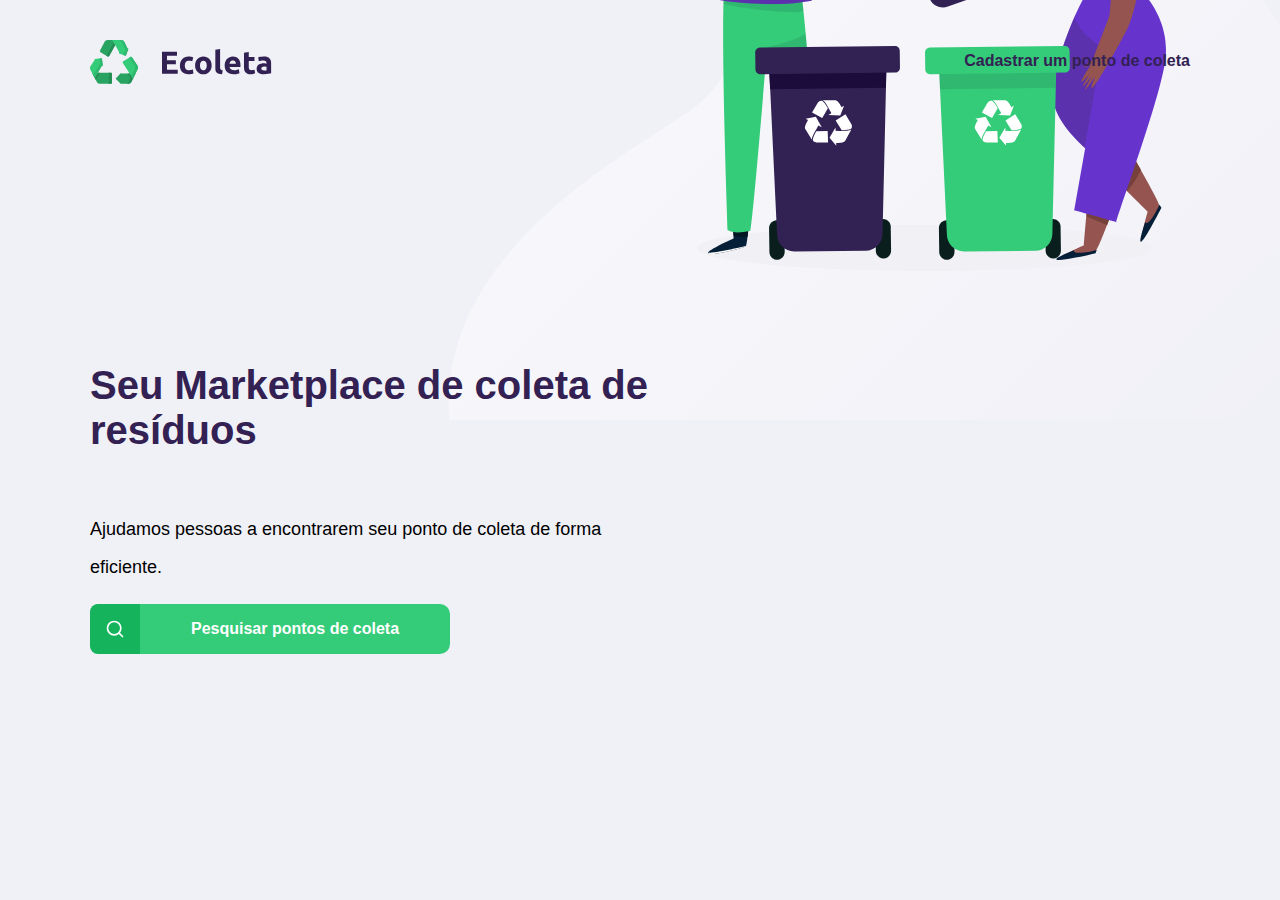
<file: index.html>
<!DOCTYPE html>
<html lang="pt-br">

<head>
    <meta charset="UTF-8">
    <meta name="viewport" content="width=device-width, initial-scale=1.0">
    <link rel="stylesheet" href="css/style.css">
    <link rel="stylesheet" href="css/home.css">
    <link rel="stylesheet" href="css/responsive.css">
    <title>Next Level Week</title>
</head>

<body>
    <div id="page-home">
        <div class="content">
            <header>
                <img src="image/icones/logo.svg" alt="Logomarca">
                <a href="create-point.html">
                    <img src="image/icones/log-in.svg"/> Cadastrar um ponto de coleta</a>
            </header>
            <main>
             <h2>Seu Marketplace de coleta de resíduos</h2>
             <p>Ajudamos pessoas a encontrarem seu ponto de coleta de forma eficiente.</p>
             <a href="#!" class="pontoColeta"><span></span><strong>Pesquisar pontos de coleta</strong></a>  
            </main>    
        </div>
    </div>
    <div class="modal"> 
        
        <div class="content-modal">
            <a href="index.html">
                <img src="image/icones/arrow-left.svg"/> Voltar
            </a>
            <h3>Pontos de Coleta</h3>
            <form>
                <input type="text" name="" id="">
                <input type="text" name="" id="">
                <input type="submit" value="Pesquisar">
            </form>
        </div>
    </div>
    <script src="js/script.js"></script>
</body>
</html>
</file>
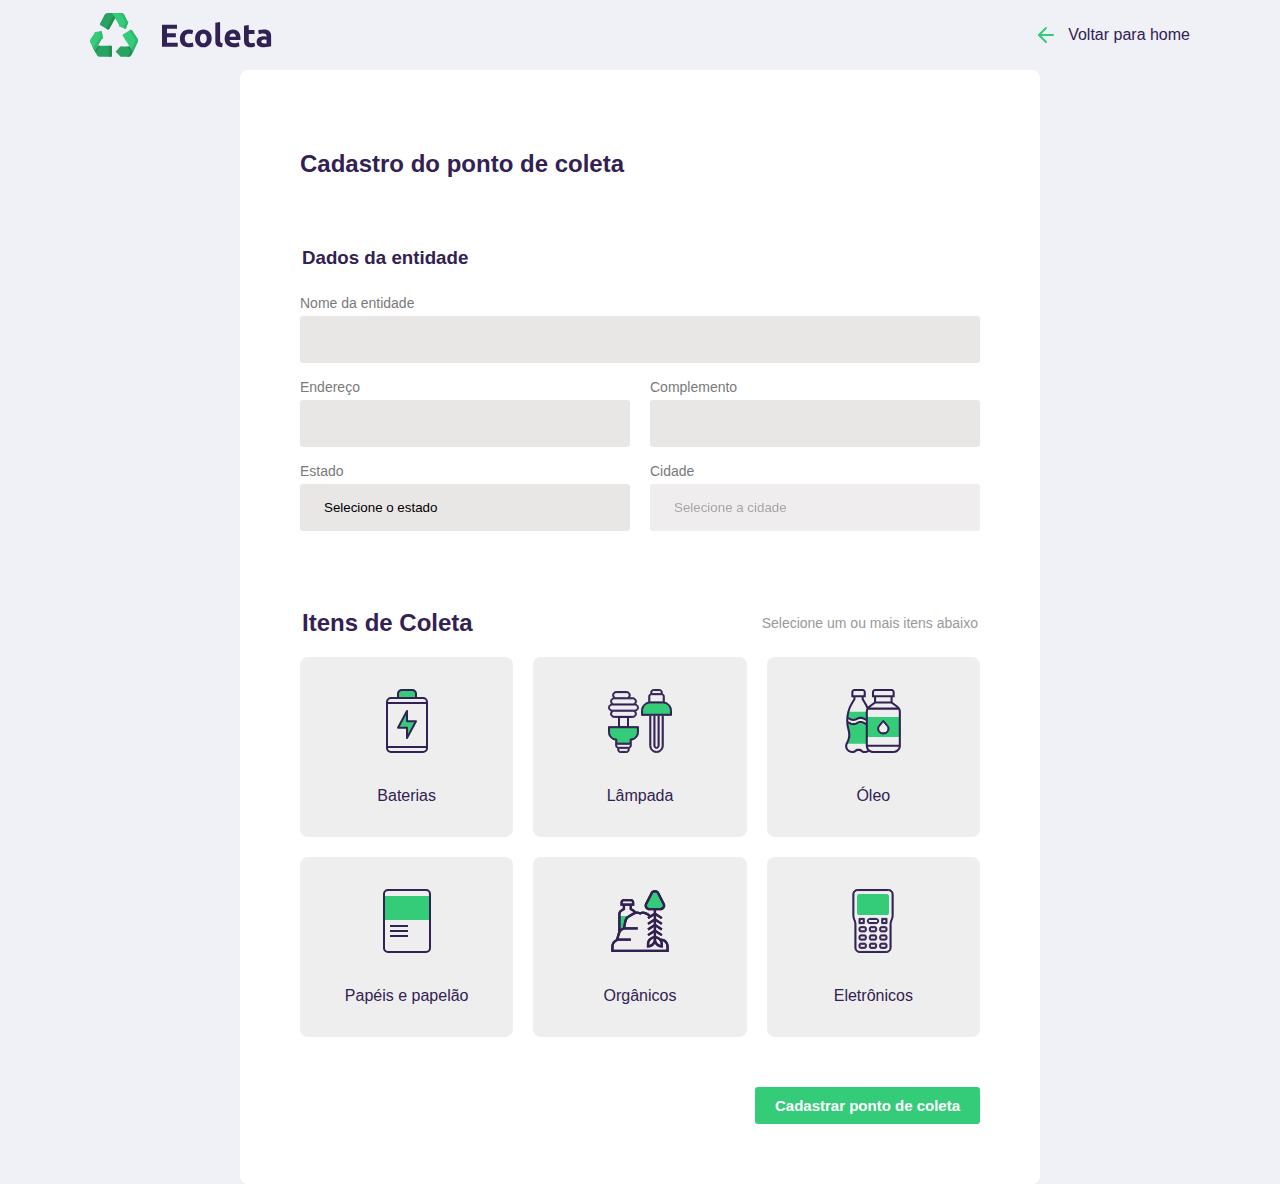
<file: create-point.html>
<!DOCTYPE html>
<html lang="pt-br">

<head>
    <meta charset="UTF-8">
    <meta name="viewport" content="width=device-width, initial-scale=1.0">
    <link rel="stylesheet" href="css/style.css">
    <link rel="stylesheet" href="css/create-point.css">
    <link rel="stylesheet" href="css/responsive.css">
    <title>Next Level Week</title>
</head>

<body>
    <div id="page-create-point">
        <header>
            <img src="image/icones/logo.svg" alt="Logomarca">
            <a href="index.html">
                <img src="image/icones/arrow-left.svg" /> Voltar para home
            </a>
        </header>

        <form action="">
            <h2>Cadastro do ponto de coleta</h2>
            <fieldset>
                <legend>
                    <h3>Dados da entidade</h3>
                </legend>
                <div class="field">
                    <label for="name">Nome da entidade</label>
                    <input type="name" name="name" id="name" required>
                </div>
                <div class="field-group">
                    <div class="field">
                        <label for="adress">Endereço</label>
                        <input type="text" name="adress" required>
                    </div>
                    <div class="field">
                        <label for="numero">Complemento</label>
                        <input type="text" name="numero" required>
                    </div>
                </div>
                <div class="field-group">
                    <div class="field">
                        <label for="state">Estado</label>
                        <select name="uf">
                                <option value="">Selecione o estado</option>
                            </select>
                        <input type="hidden" name="state">
                    </div>
                    <div class="field">
                        <label for="city">Cidade</label>
                        <select name="city" disabled>
                                <option value="">Selecione a cidade</option>
                            </select>
                    </div>
                </div>
            </fieldset>
            <fieldset>
                <legend>
                    <h2>Itens de Coleta</h2>
                    <p>Selecione um ou mais itens abaixo</p>
                </legend>
                <div class="itens">
                    <li data-id="1">
                        <img src="/image/icones/baterias.svg" alt="Baterias">
                        <span>Baterias</span>
                    </li>
                    <li data-id="2">
                        <img src="image/icones/lampadas.svg" alt="Lâmpada">
                        <span>Lâmpada</span>
                    </li>
                    <li data-id="3">
                        <img src="image/icones/oleo.svg" alt="Óleo">
                        <span>Óleo</span>
                    </li>
                    <li data-id="4">
                        <img src="image/icones/papeis-papelao.svg" alt="Papeis e papelão">
                        <span>Papéis e papelão</span>
                    </li>
                    <li data-id="5">
                        <img src="image/icones/organicos.svg" alt="Organicos">
                        <span>Orgânicos</span>
                    </li>
                    <li data-id="6">
                        <img src="image/icones/eletronicos.svg" alt="Eletrônicos">
                        <span>Eletrônicos</span>
                    </li>
                </div>
                <input type="hidden" name="items">
            </fieldset>
            <div class="button-group">
                <button type="submit">Cadastrar ponto de coleta</button>
            </div>
        </form>
    </div>
    <div class="modal">
        <div class="content-modal">
            <a href="create-point.html">
                <img src="image/icones/arrow-left.svg" /> Voltar
            </a>
            <div class="cadastro-concluido">
                <img src="image/icones/check.svg" alt="">
                <h3>Cadastro Concluído!!!</h3>
            </div>
        </div>
    </div>
    <script src="js/create-point.js"></script>
</body>

</html>
</file>
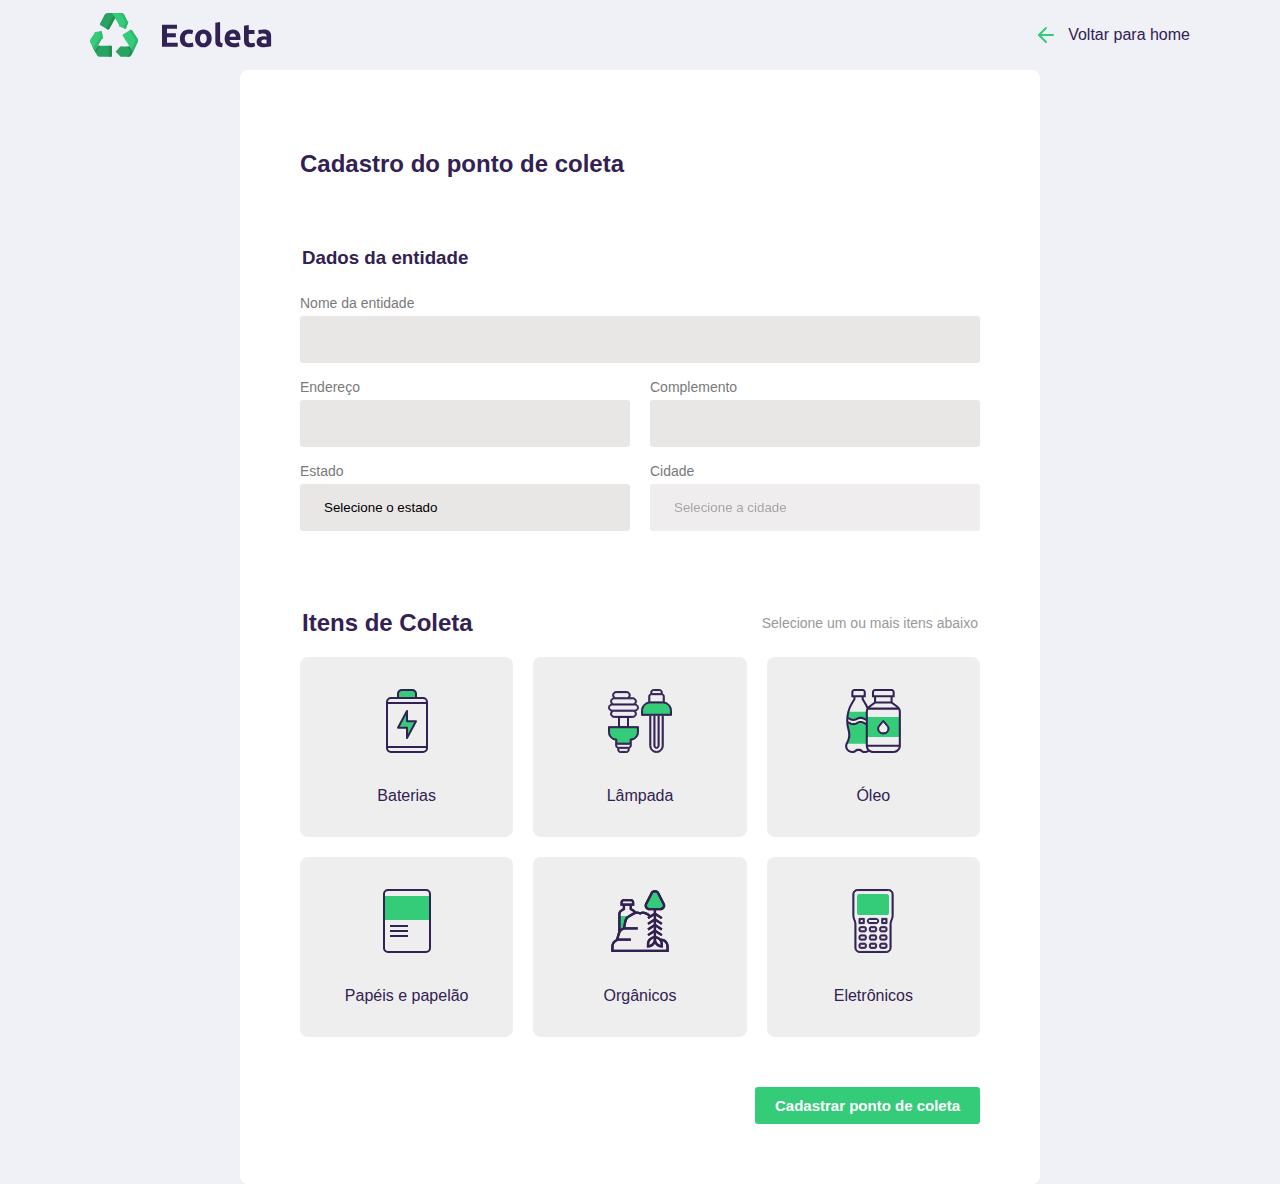
<file: html/create-point.html>
<!DOCTYPE html>
<html lang="pt-br">

<head>
    <meta charset="UTF-8">
    <meta name="viewport" content="width=device-width, initial-scale=1.0">
    <link rel="stylesheet" href="/css/style.css">
    <link rel="stylesheet" href="/css/create-point.css">
    <link rel="stylesheet" href="/css/responsive.css">
    <title>Next Level Week</title>
</head>

<body>
    <div id="page-create-point">
            <header>
                <img src="/image/icones/logo.svg" alt="Logomarca">
                <a href="#">
                    <img src="../image/icones/arrow-left.svg"/> Voltar para home
                </a>
            </header>     

            <form action="">
                <h2>Cadastro do ponto de coleta</h2>
                <fieldset>
                    <legend>
                        <h3>Dados da entidade</h3>
                    </legend>
                    <div class="field">
                        <label for="name">Nome da entidade</label>
                        <input type="name" name="name" id="name" required>
                    </div>
                    <div class="field-group">
                        <div class="field">
                            <label for="adress">Endereço</label>
                            <input type="text" name="adress" required>
                        </div>
                        <div class="field">
                            <label for="numero">Complemento</label>
                            <input type="text" name="numero" required>
                        </div>
                    </div>
                    <div class="field-group">
                        <div class="field">
                            <label for="state">Estado</label>
                            <select name="uf">
                                <option value="">Selecione o estado</option>
                            </select>
                            <input type="hidden" name="state">
                        </div>
                        <div class="field">
                            <label for="city">Cidade</label>
                            <select name="city" disabled>
                                <option value="">Selecione a cidade</option>
                            </select>
                        </div>
                    </div>
                </fieldset>
                <fieldset>
                    <legend>
                       <h2>Itens de Coleta</h2> 
                       <p>Selecione um ou mais itens abaixo</p>
                    </legend>
                    <div class="itens">
                        <li data-id="1">
                            <img src="/image/icones/baterias.svg" alt="Baterias">
                            <span>Baterias</span>
                        </li>
                        <li data-id="2">
                            <img src="/image/icones/lampadas.svg" alt="Lâmpada">
                            <span>Lâmpada</span>
                        </li>
                        <li data-id="3">
                            <img src="/image/icones/oleo.svg" alt="Óleo">
                            <span>Óleo</span>
                        </li>
                        <li data-id="4">
                            <img src="/image/icones/papeis-papelao.svg" alt="Papeis e papelão">
                            <span>Papéis e papelão</span>
                        </li>
                        <li data-id="5">
                            <img src="/image/icones/organicos.svg" alt="Organicos">
                            <span>Orgânicos</span>
                        </li>
                        <li data-id="6">
                            <img src="/image/icones/eletronicos.svg" alt="Eletrônicos">
                            <span>Eletrônicos</span>
                        </li>
                    </div>
                    <input type="hidden" name="items">
                </fieldset>
                <div class="button-group">
                    <button type="submit">Cadastrar ponto de coleta</button>
                </div>
            </form>
    </div>
    <script src="../js/create-point.js"></script>
</body>
</html>
</file>
<file: css/style.css>
:root{
    --title-color: #322152;
    --primary-color: #34cb79;
}
*{
    box-sizing: border-box;
}
body{
    margin: 0;
    padding: 0;
    font-family: Helvetica;
    background: #f0f0f7;
    -webkit-font-smoothing: antialiased;
}
a{
    text-decoration: none;
}
h1, h2, h3, h4, h5, h6{
    color: var(--title-color);
}
</file>
<file: css/home.css>
#page-home{
    height: 100vh;
    background: url('../image/icones/home-background.svg') no-repeat ;
    background-position: 35vw -100%;
    position: relative;
}
#page-home .content{
    width: 90%;
    height: 100%;
    max-width: 1100px;
    margin: 0 auto;
    display: flex;
    flex-direction: column;
}
#page-home .content header{
    margin-top: 40px;
    display: flex;
    justify-content: space-between;
    align-items: center;
}
#page-home .content header a{
    display: flex;
    color: var(--title-color);
    font-weight: bold;
}
#page-home .content header a img{
    width: 20px;
    height: 20px;
    margin-right: 10px;
    display: flex;
}
#page-home main{
    max-width: 560px;
    flex: 1;
    display: flex;
    flex-direction: column;
    justify-content: center;
}
#page-home main h2{
    font-size: 40px;
}
#page-home main p{
    font-size: 18px;
    line-height: 38px;
    margin-top: 24px;
}
#page-home main a{
    width: 100%;
    max-width: 360px;
    border-radius: 10px;
    display: flex;
    color: #fff;
    font-weight: 400;
    align-items: center;
    height: 50px;
    background: var(--primary-color);
    transition: .3s;
}
#page-home main a:hover{
   opacity: .8;
}
#page-home main a span{
   width: 50px;
   height: 50px;
   background-color: #14b35c;
   border-radius: 8px 0 0 8px;
   display: flex;
   justify-content: center;
   align-items: center;
   pointer-events: none;
}
#page-home main a span::after{
    content: '';
    background: url('../image/icones/search.svg');
    width: 20px;
    height: 20px;
}
#page-home main a strong{
    flex: 1;
   pointer-events: none;
   text-align: center;
}
.flex{
    display: flex!important;
}
.modal{
    position: absolute;
    top: 0;
    left: 0;
    width: 100vw;
    height: 100vh;
    z-index: 1;
    background: rgba(0, 0, 0, 0.925);
    display: none;
    justify-content: center;
    align-items: center;
}
.modal .content-modal a{
    display: flex;
    align-items: center;
    width: 70px;
    justify-content: space-between;
    color: #fff;
}
.modal .content-modal{
    width: 300px;
    display: flex;
    flex-direction: column;
    align-items: center;
}
.modal .content-modal h3{
    color: #fff;
}
.modal .content-modal form{
    width: 100%;
    display: flex;
    flex-direction: column;
}
.modal .content-modal input{
    border: none;
    width: 100%;
    outline: transparent;
    padding: 10px 14px;
    background: #e9e6e6;
    border-radius: 3px;
    margin-bottom: 10px;
}
.modal .content-modal input[type="submit"]{
    color: #fff;
    font-size: 16px;
    cursor: pointer;
    background-color: #14b35c;
}
</file>
<file: css/responsive.css>
/* Responsivo da home */
@media (max-width: 900px){
    #page-home{
        background-position-x: 70vw;
    }
    #page-home .content {
        align-items: center;
        text-align: center;
    }
    #page-home .content header a{
        position: absolute;
        bottom: 50px;
        left: 0;
        width: 100%;
        justify-content: center;
    }
    #page-home main{
        align-items: center;
    }
}
/* Responsivo da home */
/* Responsivo create point */
@media(max-width: 768px){
    #page-create-point header{
        padding-top: 20px;
    }
    form{
        padding: 20px;
        width: 100%;
        margin-top: 50px;
    }
    form fieldset{
        max-width: 100%;
    }
}
@media(max-width: 550px){
    #page-create-point{
        padding: 20px 0;
    }
    #page-create-point header {
        flex-direction: column;
        height: 120px;
    }
    form{
        padding: 20px;
        width: 100%;
        margin-top: 50px;
    }
    form fieldset{
        max-width: 100%;
    }
    form fieldset .field{
        display: flex;
        flex-direction: column;
    }
    form fieldset .field + .field{
        margin-left: 0;
    }
    form fieldset .field-group{
        display: flex;
        flex-direction: column;
    }
    form fieldset .itens{
        width: 100%;
        display: grid;
        grid-gap: 20px;
        grid-template-columns: 1fr 1fr;
    }
    .button-group {
        justify-content: center;
    }
    
}
@media(max-width: 350px){
    #page-home main h2 {
        font-size: 30px;
    }
    #page-home .content header a{
        bottom: 20px;
    }

    /* create point */
    form fieldset legend {
        flex-direction: column;   
        margin-bottom: 20px;
    }
    form fieldset .itens {
        grid-template-columns: 1fr;
    }
}
</file>
<file: css/create-point.css>
#page-create-point {
    width: 90%;
    max-width: 1100px;
    margin: 0 auto;
    position: relative;
}

#page-create-point header {
    display: flex;
    justify-content: space-between;
    align-items: center;
    height: 70px;
}

#page-create-point header a {
    display: flex;
    align-items: center;
    color: var(--title-color);
}

#page-create-point header a img {
    margin-right: 10px;
}

form {
    max-width: 800px;
    padding: 60px;
    background: #ffffff;
    border-radius: 8px;
    margin: 0 auto;
}

form fieldset {
    border: none;
    padding: 0;
    margin: 50px 0;
}

form fieldset .field {
    display: flex;
    flex-direction: column;
    margin: 8px 0;
    flex: 1;
}

form fieldset .field+.field {
    margin-left: 20px;
}

form fieldset .field label {
    margin-bottom: 5px;
    color: #7a7a7a;
    font-size: 14px;
}

form fieldset .field input,
select {
    border: none;
    outline: transparent;
    padding: 16px 24px;
    background: #e9e6e6;
    border-radius: 3px;
}

form fieldset .field select {
    -webkit-appearance: none;
    -moz-appearance: none;
    appearance: none;
}

form fieldset .field-group {
    display: flex;
    justify-content: space-between;
}


/* Item de coleta */

form fieldset legend {
    width: 100%;
    display: flex;
    justify-content: space-between;
    align-items: center;
}

form fieldset legend p {
    color: #999;
    font-size: 14px;
}

form fieldset .itens {
    width: 100%;
    display: grid;
    grid-gap: 20px;
    grid-template-columns: repeat(3, 1fr);
}

form fieldset .itens li {
    background-color: rgb(238, 238, 238);
    border-radius: 8px;
    list-style: none;
    display: flex;
    flex-direction: column;
    align-items: center;
    justify-content: space-between;
    height: 180px;
    padding: 30px;
    cursor: pointer;
    border: 2px solid transparent;
}

form fieldset .itens li.active {
    background: rgba(135, 255, 199, 0.822);
    border: 2px solid rgba(21, 201, 132, 0.849);
}

form fieldset .itens li span {
    color: var(--title-color);
    pointer-events: none;
}

form fieldset .itens li img {
    pointer-events: none;
}

.button-group {
    width: 100%;
    display: flex;
    justify-content: flex-end;
}

form button {
    padding: 10px 20px;
    border-radius: 3px;
    border: 0;
    font-size: 15px;
    cursor: pointer;
    background: var(--primary-color);
    color: #fff;
    font-weight: bold;
    transition: opacity .3s;
}

form button:hover {
    opacity: .8;
}


/* Modal cadastro concluído */

.modal {
    position: absolute;
    top: 0;
    left: 0;
    width: 100vw;
    height: 100vh;
    z-index: 1;
    background: rgba(0, 0, 0, 0.925);
    display: none;
    justify-content: center;
    position: fixed;
    align-items: center;
}

.modal .content-modal a {
    top: 50px;
    left: 50px;
    position: absolute;
    display: flex;
    align-items: center;
    width: 70px;
    justify-content: space-between;
    color: #fff;
}

.modal .content-modal h3 {
    color: #fff;
}

.modal .content-modal .cadastro-concluido {
    display: flex;
    flex-direction: column;
    justify-content: center;
    align-items: center;
}
</file>
